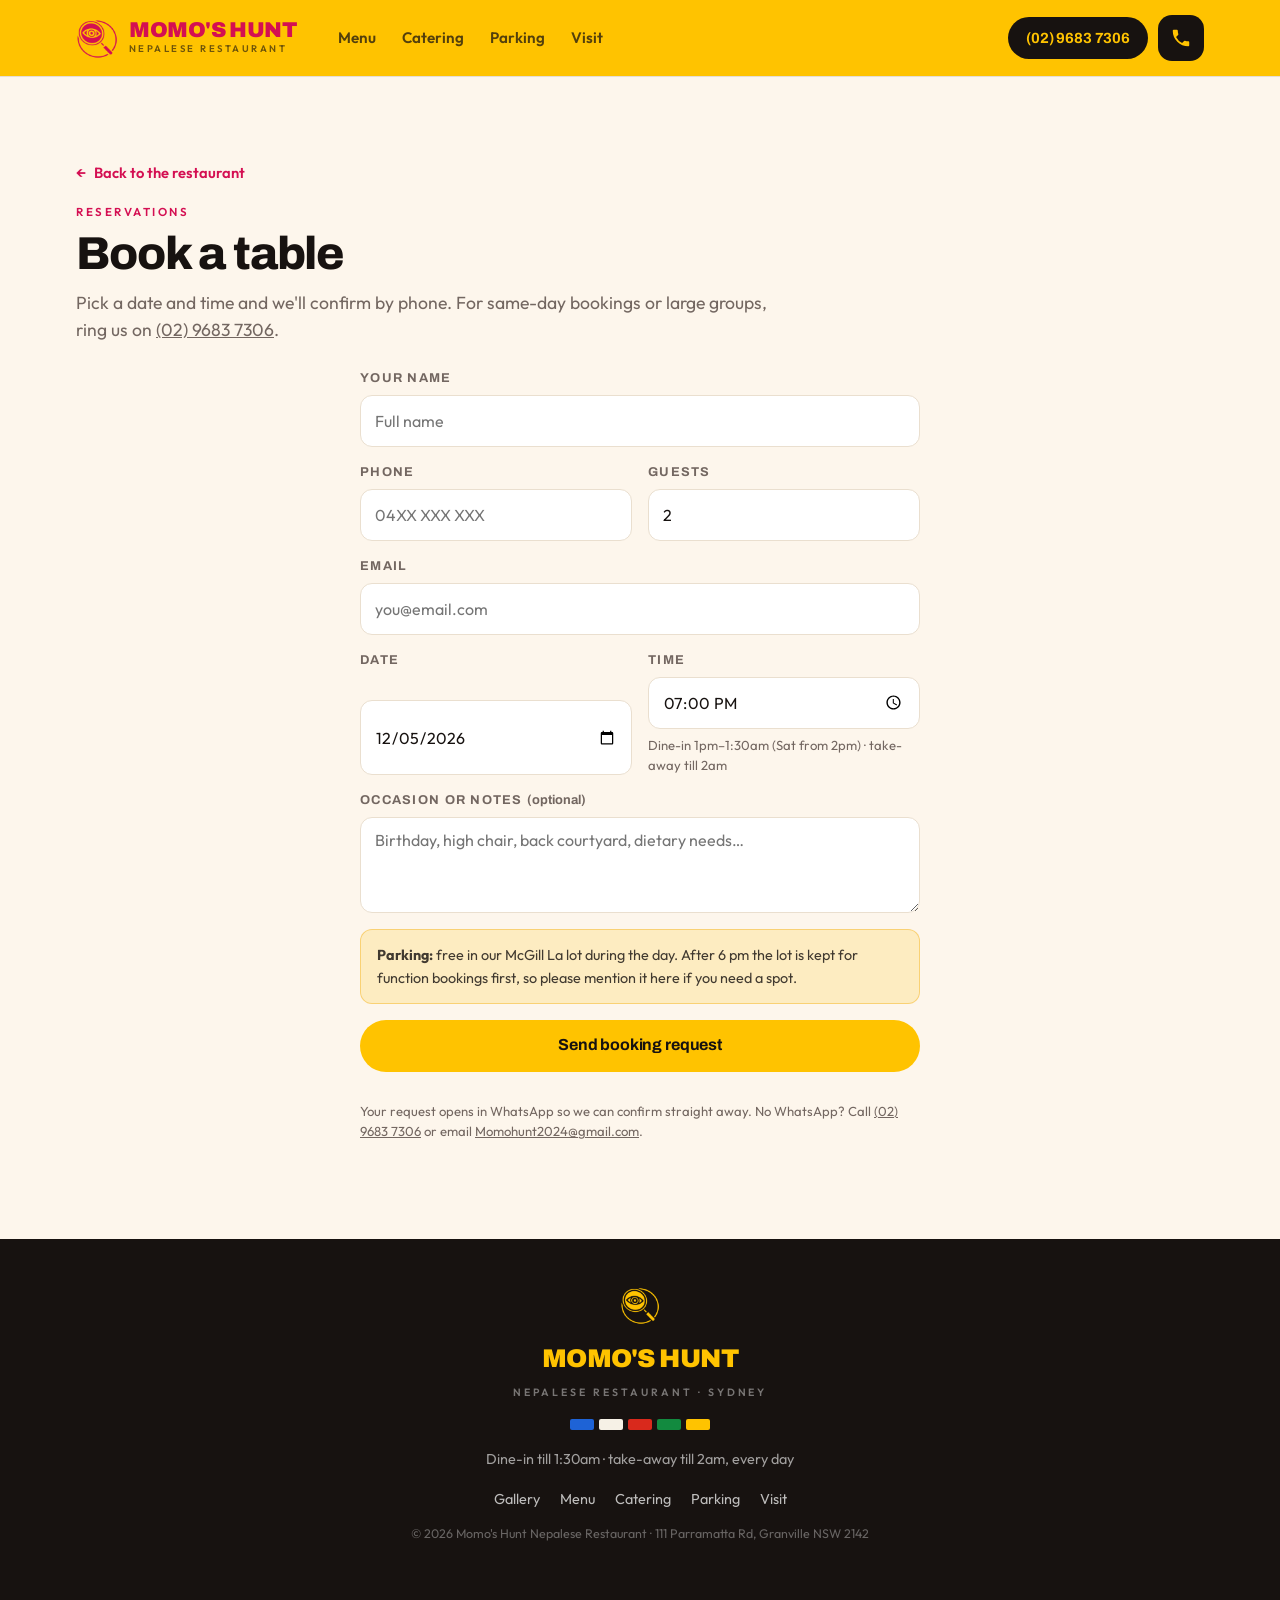
<file: book.html>
<!doctype html>
<html lang="en">
<head>
<meta charset="utf-8">
<meta name="viewport" content="width=device-width, initial-scale=1, viewport-fit=cover">
<title>Book a table | Momo's Hunt Granville</title>
<meta name="description" content="Reserve a table at Momo's Hunt, 111 Parramatta Rd Granville. Pick a date and time, and we'll confirm your booking.">
<meta name="theme-color" content="#FFC300">
<link rel="icon" href="assets/img/logo-mark.png">
<meta name="robots" content="index,follow">

<link rel="preconnect" href="https://fonts.googleapis.com">
<link rel="preconnect" href="https://fonts.gstatic.com" crossorigin>
<link href="https://fonts.googleapis.com/css2?family=Archivo:wght@500;600;700;800;900&family=Outfit:wght@300;400;500;600;700&family=Noto+Sans+Devanagari:wght@500;600;700&display=swap" rel="stylesheet">
<link rel="stylesheet" href="assets/css/styles.css">
</head>
<body>

<!-- ================= HEADER ================= -->
<header class="topbar" id="top">
  <div class="topbar__inner">
    <a class="brand" href="index.html">
      <span class="brand__mark" aria-hidden="true"></span>
      <span class="brand__text">
        <span class="brand__name">MOMO'S HUNT</span>
        <span class="brand__sub">Nepalese Restaurant</span>
      </span>
    </a>

    <nav class="nav" aria-label="Primary">
      <a href="index.html#menu">Menu</a>
      <a href="index.html#catering">Catering</a>
      <a href="index.html#parking">Parking</a>
      <a href="index.html#visit">Visit</a>
    </nav>

    <div class="topbar__actions">
      <a class="btn btn--ink btn--sm hide-below-lg" href="tel:+61296837306">(02) 9683 7306</a>
      <a class="iconbtn" href="tel:+61296837306" aria-label="Call Momo's Hunt">
        <svg viewBox="0 0 24 24" aria-hidden="true"><path d="M6.6 10.8a15.1 15.1 0 0 0 6.6 6.6l2.2-2.2a1 1 0 0 1 1-.24 11.4 11.4 0 0 0 3.6.58 1 1 0 0 1 1 1V20a1 1 0 0 1-1 1A17 17 0 0 1 3 4a1 1 0 0 1 1-1h3.5a1 1 0 0 1 1 1c0 1.25.2 2.46.57 3.6a1 1 0 0 1-.25 1z"/></svg>
      </a>
    </div>
  </div>
</header>

<main>

<section class="section section--cream">
  <div class="wrap">
    <a class="book__back" href="index.html"><span aria-hidden="true">&larr;</span> Back to the restaurant</a>

    <p class="kicker kicker--pink">Reservations</p>
    <h1 class="sechead__title">Book a table</h1>
    <p class="lede">Pick a date and time and we'll confirm by phone. For same-day bookings or large groups, ring us on <a href="tel:+61296837306">(02) 9683 7306</a>.</p>

    <div class="book">
      <form class="form" id="booking-form" novalidate>
        <div class="field">
          <label for="bk-name">Your name</label>
          <input type="text" id="bk-name" name="name" autocomplete="name" placeholder="Full name" required>
        </div>

        <div class="field field--row">
          <div class="field">
            <label for="bk-phone">Phone</label>
            <input type="tel" id="bk-phone" name="phone" autocomplete="tel" inputmode="tel" placeholder="04XX XXX XXX" required>
          </div>
          <div class="field">
            <label for="bk-guests">Guests</label>
            <input type="number" id="bk-guests" name="guests" min="1" max="60" step="1" value="2" required>
          </div>
        </div>

        <div class="field">
          <label for="bk-email">Email</label>
          <input type="email" id="bk-email" name="email" autocomplete="email" placeholder="you@email.com" required>
        </div>

        <div class="field field--row">
          <div class="field">
            <label for="bk-date">Date</label>
            <input type="date" id="bk-date" name="date" required>
          </div>
          <div class="field">
            <label for="bk-time">Time</label>
            <input type="time" id="bk-time" name="time" value="19:00" required>
            <span class="field__hint">Dine-in 1pm&ndash;1:30am (Sat from 2pm) · take-away till 2am</span>
          </div>
        </div>

        <div class="field">
          <label for="bk-notes">Occasion or notes <span style="text-transform:none;letter-spacing:0">(optional)</span></label>
          <textarea id="bk-notes" name="notes" placeholder="Birthday, high chair, back courtyard, dietary needs…"></textarea>
        </div>

        <p class="field__error" id="bk-error" hidden></p>

        <p class="book__note">
          <strong>Parking:</strong> free in our McGill La lot during the day. After 6&nbsp;pm the lot is kept
          for function bookings first, so please mention it here if you need a spot.
        </p>

        <button class="btn btn--yellow btn--block" type="submit" id="bk-send">Send booking request</button>

        <p class="field__hint">
          Your request opens in WhatsApp so we can confirm straight away. No WhatsApp?
          Call <a href="tel:+61296837306">(02) 9683 7306</a> or email
          <a href="mailto:Momohunt2024@gmail.com">Momohunt2024@gmail.com</a>.
        </p>
      </form>

      <div class="book__done" id="bk-done" hidden>
        <h3>Request sent 🎉</h3>
        <p id="bk-done-text">We'll confirm your table shortly. If WhatsApp didn't open, call us on (02) 9683 7306.</p>
      </div>
    </div>
  </div>
</section>

</main>

<!-- ================= FOOTER ================= -->
<footer class="footer">
  <span class="footer__mark" aria-hidden="true"></span>
  <p class="footer__name">MOMO'S HUNT</p>
  <p class="footer__sub">Nepalese Restaurant · Sydney</p>
  <div class="footer__flags" aria-hidden="true"><i></i><i></i><i></i><i></i><i></i></div>
  <p class="footer__line">Dine-in till 1:30am · take-away till 2am, every day</p>
  <nav class="footer__nav" aria-label="Footer">
    <a href="index.html#gallery">Gallery</a><a href="index.html#menu">Menu</a><a href="index.html#catering">Catering</a><a href="index.html#parking">Parking</a><a href="index.html#visit">Visit</a>
  </nav>
  <p class="footer__copy">© <span id="year">2026</span> Momo's Hunt Nepalese Restaurant · 111 Parramatta Rd, Granville NSW 2142</p>
</footer>

<script>
/* =========================================================
   Booking form — collects the details, then hands the
   request to WhatsApp so the kitchen can confirm.
   ========================================================= */
const WHATSAPP_NUMBER = "61405140747";
const LANDLINE = "(02) 9683 7306";

const form   = document.getElementById("booking-form");
const errEl  = document.getElementById("bk-error");
const doneEl = document.getElementById("bk-done");
const dateEl = document.getElementById("bk-date");

/* Today in Sydney, as YYYY-MM-DD — bookings can't be in the past. */
function sydneyToday() {
  const parts = new Intl.DateTimeFormat("en-CA", {
    timeZone: "Australia/Sydney",
    year: "numeric", month: "2-digit", day: "2-digit"
  }).formatToParts(new Date());
  const get = (t) => parts.find((p) => p.type === t).value;
  return `${get("year")}-${get("month")}-${get("day")}`;
}

const today = sydneyToday();
dateEl.min = today;
if (!dateEl.value) dateEl.value = today;

const prettyDate = (iso) => {
  const [y, m, d] = iso.split("-").map(Number);
  return new Date(y, m - 1, d).toLocaleDateString("en-AU", {
    weekday: "long", day: "numeric", month: "long", year: "numeric"
  });
};

const prettyTime = (hhmm) => {
  const [h, m] = hhmm.split(":").map(Number);
  const suffix = h >= 12 ? "pm" : "am";
  const hour12 = h % 12 === 0 ? 12 : h % 12;
  return m === 0 ? `${hour12}${suffix}` : `${hour12}:${String(m).padStart(2, "0")}${suffix}`;
};

function fail(message, field) {
  errEl.textContent = message;
  errEl.hidden = false;
  if (field) field.focus();
}

form.addEventListener("submit", (e) => {
  e.preventDefault();
  errEl.hidden = true;

  const nameEl   = document.getElementById("bk-name");
  const phoneEl  = document.getElementById("bk-phone");
  const emailEl  = document.getElementById("bk-email");
  const timeEl   = document.getElementById("bk-time");
  const guestsEl = document.getElementById("bk-guests");

  const data = Object.fromEntries(new FormData(form).entries());
  const name = data.name.trim();
  const phone = data.phone.trim();
  const email = data.email.trim();
  const guests = parseInt(data.guests, 10);

  if (!name) return fail("Please tell us your name.", nameEl);
  if (phone.replace(/\D/g, "").length < 8) return fail("Please enter a phone number we can reach you on.", phoneEl);
  if (!/^[^\s@]+@[^\s@]+\.[^\s@]+$/.test(email)) return fail("Please enter a valid email address.", emailEl);
  if (!data.date) return fail("Please choose a date.", dateEl);
  if (data.date < today) return fail("Please choose today or a later date.", dateEl);
  if (!data.time) return fail("Please choose a time.", timeEl);
  if (!guests || guests < 1) return fail("How many guests are coming?", guestsEl);

  const lines = [
    "Table booking request — Momo's Hunt",
    "",
    `Name: ${name}`,
    `Phone: ${phone}`,
    `Email: ${email}`,
    `Date: ${prettyDate(data.date)}`,
    `Time: ${prettyTime(data.time)}`,
    `Guests: ${guests}`
  ];
  if (data.notes.trim()) lines.push(`Notes: ${data.notes.trim()}`);

  const url = `https://wa.me/${WHATSAPP_NUMBER}?text=${encodeURIComponent(lines.join("\n"))}`;
  window.open(url, "_blank", "noopener");

  document.getElementById("bk-done-text").textContent =
    `Thanks ${name} — we'll confirm ${guests} ${guests === 1 ? "guest" : "guests"} on ` +
    `${prettyDate(data.date)} at ${prettyTime(data.time)}. If WhatsApp didn't open, call us on ${LANDLINE}.`;
  doneEl.hidden = false;
  doneEl.scrollIntoView({ behavior: "smooth", block: "center" });
});

document.getElementById("year").textContent = new Date().getFullYear();
</script>
</body>
</html>
</file>
<file: assets/css/styles.css>
/* =========================================================
   Momo's Hunt — Nepalese Restaurant, Granville
   Mobile-first, scales up to a wide desktop layout.
   ========================================================= */

:root{
  --yellow:#FFC300;
  --yellow-deep:#F2A900;
  --pink:#D40F52;
  --pink-soft:#E8306B;
  --ink:#171210;
  --ink-2:#241A15;
  --ink-3:#3A2C24;
  --cream:#FDF6EC;
  --paper:#FFFFFF;
  --muted:#736761;
  --line:#EADFCF;

  --shadow-sm:0 2px 10px rgba(23,18,16,.06);
  --shadow-md:0 12px 30px rgba(23,18,16,.10);
  --shadow-lg:0 24px 60px rgba(23,18,16,.20);

  --r-sm:12px;
  --r-md:18px;
  --r-lg:26px;
  --r-pill:999px;

  --wrap:1200px;
  --gut:20px;
  --header-h:64px;

  --font-head:"Archivo","Helvetica Neue",Arial,sans-serif;
  --font-body:"Outfit","Segoe UI",system-ui,-apple-system,sans-serif;
  --font-np:"Noto Sans Devanagari","Outfit",sans-serif;
}

*,*::before,*::after{box-sizing:border-box}

html{
  -webkit-text-size-adjust:100%;
  scroll-behavior:smooth;
  scroll-padding-top:calc(var(--header-h) + 12px);
}

body{
  margin:0;
  background:var(--cream);
  color:var(--ink);
  font-family:var(--font-body);
  font-size:16px;
  line-height:1.55;
  -webkit-font-smoothing:antialiased;
  overflow-x:hidden;
}

img{max-width:100%;display:block}
a{color:inherit}
button{font:inherit;color:inherit}

:focus-visible{
  outline:3px solid var(--pink);
  outline-offset:2px;
  border-radius:6px;
}

.skip-link{
  position:fixed;top:-100px;left:12px;z-index:200;
  background:var(--ink);color:#fff;padding:10px 16px;border-radius:var(--r-pill);
  text-decoration:none;font-weight:600;
}
.skip-link:focus{top:12px}

.wrap{
  width:100%;
  max-width:var(--wrap);
  margin-inline:auto;
  padding-inline:var(--gut);
}

/* ---------- Type ---------- */

.kicker{
  margin:0 0 10px;
  font-family:var(--font-body);
  font-size:.72rem;
  font-weight:600;
  letter-spacing:.22em;
  text-transform:uppercase;
}
.kicker--pink{color:var(--pink)}
.kicker--yellow{color:var(--yellow)}
.kicker--ink{color:var(--ink);opacity:.72}
.kicker--np{
  font-family:var(--font-np);
  font-size:.95rem;
  letter-spacing:.04em;
  text-transform:none;
  color:var(--yellow);
}
.kicker--np.kicker--ink{color:var(--ink);opacity:.7}

.sechead__title{
  margin:0;
  font-family:var(--font-head);
  font-weight:800;
  font-size:clamp(2rem,7vw,2.6rem);
  line-height:1.02;
  letter-spacing:-.025em;
}
.sechead__title--light{color:var(--paper)}

.lede{
  margin:.7rem 0 0;
  max-width:60ch;
  color:var(--muted);
  font-size:1.02rem;
}
.lede--light{color:rgba(255,255,255,.74)}
.lede--ink{color:rgba(23,18,16,.78)}

.price{
  margin:.35rem 0 0;
  color:var(--pink);
  font-weight:700;
  font-size:1.05rem;
  letter-spacing:-.01em;
}

.link-arrow{
  color:var(--pink);
  font-weight:600;
  text-decoration:none;
  white-space:nowrap;
}
.link-arrow:hover{text-decoration:underline}

/* ---------- Buttons ---------- */

.btn{
  --btn-bg:var(--yellow);
  --btn-fg:var(--ink);
  display:inline-flex;
  align-items:center;
  justify-content:center;
  gap:10px;
  min-height:52px;
  padding:0 24px;
  border:0;
  border-radius:var(--r-pill);
  background:var(--btn-bg);
  color:var(--btn-fg);
  font-family:var(--font-head);
  font-weight:700;
  font-size:1rem;
  letter-spacing:-.01em;
  text-decoration:none;
  cursor:pointer;
  transition:transform .16s ease, box-shadow .16s ease, background .16s ease, opacity .16s ease;
}
.btn:hover{transform:translateY(-2px);box-shadow:var(--shadow-md)}
.btn:active{transform:translateY(0)}
.btn--block{width:100%}
.btn--sm{min-height:42px;padding:0 18px;font-size:.92rem}

.btn--yellow{--btn-bg:var(--yellow);--btn-fg:var(--ink)}
.btn--yellow:hover{--btn-bg:#FFD23F}
.btn--ink{--btn-bg:var(--ink);--btn-fg:var(--yellow)}
.btn--ink:hover{--btn-bg:#2C201A}
.btn--doordash{--btn-bg:#EF3E42;--btn-fg:#fff}
.btn--doordash:hover{--btn-bg:#FF5257}
.btn--uber{--btn-bg:#06C167;--btn-fg:#06231A}
.btn--uber:hover{--btn-bg:#12D877}
.btn--ghost{
  --btn-bg:transparent;--btn-fg:#fff;
  border:1.5px solid rgba(255,255,255,.4);
  backdrop-filter:blur(6px);
}
.btn--ghost:hover{--btn-bg:rgba(255,255,255,.12)}

.btn__logo{display:inline-flex;width:20px;height:20px;flex:0 0 20px}
.btn__logo svg{width:100%;height:100%;fill:currentColor}

.iconbtn{
  display:inline-flex;
  align-items:center;justify-content:center;
  width:46px;height:46px;flex:0 0 46px;
  border-radius:14px;
  background:var(--ink);
  color:var(--yellow);
  text-decoration:none;
  transition:transform .16s ease,background .16s ease;
}
.iconbtn:hover{transform:translateY(-2px);background:#2C201A}
.iconbtn svg{width:22px;height:22px;fill:currentColor}
.iconbtn--dark{background:#2A201B;color:var(--yellow)}

/* ---------- Header ---------- */

.topbar{
  position:sticky;top:0;z-index:60;
  background:var(--yellow);
  box-shadow:0 1px 0 rgba(23,18,16,.10);
}
.topbar__inner{
  width:100%;max-width:var(--wrap);
  margin-inline:auto;
  padding:9px var(--gut);
  min-height:var(--header-h);
  display:flex;align-items:center;gap:16px;
}

.brand{display:flex;align-items:center;gap:11px;text-decoration:none;min-width:0}
.brand__mark{
  width:36px;height:36px;flex:0 0 36px;
  background:var(--pink);
  -webkit-mask:url("../img/logo-mark.png") center/contain no-repeat;
  mask:url("../img/logo-mark.png") center/contain no-repeat;
}
.brand__text{display:flex;flex-direction:column;min-width:0}
.brand__name{
  font-family:var(--font-head);
  font-weight:900;
  font-size:1.16rem;
  line-height:1;
  letter-spacing:-.02em;
  color:var(--pink);
  white-space:nowrap;
}
.brand__sub{
  font-size:.6rem;
  font-weight:600;
  letter-spacing:.26em;
  text-transform:uppercase;
  color:rgba(23,18,16,.62);
  white-space:nowrap;
}

.nav{display:none}
.topbar__actions{margin-left:auto;display:flex;align-items:center;gap:10px}
.hide-below-lg{display:none}

/* ---------- Hero ---------- */

.hero{position:relative;background:var(--ink);isolation:isolate}

.flagstrip{
  position:absolute;inset:0 0 auto;
  height:30px;z-index:3;pointer-events:none;
  background-image:url("data:image/svg+xml,%3Csvg xmlns='http://www.w3.org/2000/svg' viewBox='0 0 100 20'%3E%3Cpath d='M0 0h20v11l-10 9L0 11Z' fill='%231E63D6'/%3E%3Cpath d='M20 0h20v11l-10 9-10-9Z' fill='%23F6F1E6'/%3E%3Cpath d='M40 0h20v11l-10 9-10-9Z' fill='%23D9291C'/%3E%3Cpath d='M60 0h20v11l-10 9-10-9Z' fill='%23128A3F'/%3E%3Cpath d='M80 0h20v11l-10 9-10-9Z' fill='%23FFC300'/%3E%3C/svg%3E");
  background-repeat:repeat-x;
  background-size:180px 30px;
  filter:drop-shadow(0 3px 6px rgba(0,0,0,.4));
}

.hero__bg{position:absolute;inset:0;z-index:0}
.hero__bg img{width:100%;height:100%;object-fit:cover;object-position:52% 46%}

.hero__scrim{
  position:absolute;inset:0;z-index:1;
  background:
    linear-gradient(180deg,rgba(23,18,16,.60) 0%,rgba(23,18,16,.20) 26%,rgba(23,18,16,.72) 66%,var(--ink) 100%);
}

.hero__inner{
  position:relative;z-index:2;
  width:100%;max-width:var(--wrap);
  margin-inline:auto;
  /* bottom padding clears the fixed order bar */
  padding:clamp(72px,22vw,120px) var(--gut) calc(104px + env(safe-area-inset-bottom));
  min-height:min(88svh,780px);
  display:flex;align-items:flex-end;
}
.hero__copy{width:100%;color:#fff}

.status{
  display:inline-flex;align-items:center;gap:9px;
  margin:0 0 18px;
  padding:8px 15px 8px 12px;
  border-radius:var(--r-pill);
  background:rgba(20,16,14,.55);
  border:1px solid rgba(255,255,255,.16);
  backdrop-filter:blur(10px);
  font-size:.86rem;font-weight:500;
  color:#fff;
}
.status__dot{
  width:9px;height:9px;border-radius:50%;
  background:#9BA29E;
  box-shadow:0 0 0 0 rgba(58,214,124,.6);
}
.status.is-open .status__dot{background:#3AD67C;animation:pulse 2.4s infinite}
.status.is-closed .status__dot{background:#FF6B6B}
@keyframes pulse{
  0%{box-shadow:0 0 0 0 rgba(58,214,124,.55)}
  70%{box-shadow:0 0 0 9px rgba(58,214,124,0)}
  100%{box-shadow:0 0 0 0 rgba(58,214,124,0)}
}

.hero__title{
  margin:0 0 16px;
  font-family:var(--font-head);
  font-weight:800;
  font-size:clamp(2.7rem,12.5vw,4rem);
  line-height:.96;
  letter-spacing:-.035em;
  text-wrap:balance;
  text-shadow:0 3px 24px rgba(0,0,0,.35);
}
.hero__title em{color:var(--yellow);font-style:normal}

.hero__lede{
  margin:0 0 26px;
  max-width:46ch;
  color:rgba(255,255,255,.86);
  font-size:1.04rem;
}

.hero__cta{display:flex;flex-direction:column;gap:14px}
.hero__cta-row{display:grid;grid-template-columns:1fr 1fr;gap:12px}
.hero__cta-row .btn{padding:0 12px}

.delivery{
  padding:14px;
  border-radius:var(--r-md);
  background:rgba(255,255,255,.07);
  border:1px solid rgba(255,255,255,.14);
  backdrop-filter:blur(8px);
}
.delivery__label{
  margin:0 0 10px;
  font-size:.66rem;font-weight:600;
  letter-spacing:.22em;text-transform:uppercase;
  color:rgba(255,255,255,.6);
}
.delivery__row{display:grid;gap:10px}
.delivery__row .btn{width:100%;font-size:.95rem;padding:0 14px}
.btn[data-order].is-pending{opacity:.82}

.hero__meta{
  display:flex;flex-wrap:wrap;gap:8px 22px;
  margin:26px 0 0;padding:0;list-style:none;
  color:rgba(255,255,255,.6);
  font-size:.84rem;
}
.hero__meta li{position:relative}
.hero__meta li+li::before{
  content:"·";position:absolute;left:-13px;color:rgba(255,255,255,.35);
}

/* ---------- Sections ---------- */

.section{padding:56px 0}
.section--tight{padding-top:0}
.section--cream{background:var(--cream)}
.section--ink{background:var(--ink);color:#fff;padding-bottom:44px}
.section--yellow{background:var(--yellow)}

.sechead{
  display:flex;align-items:flex-end;justify-content:space-between;
  flex-wrap:wrap;gap:10px 16px;margin-bottom:22px;
}

/* line break that only applies once there is room for it */
.br-lg{display:none}

/* ---------- Famous eight ---------- */

.picks{
  display:grid;
  grid-template-columns:repeat(2,1fr);
  gap:14px;
  margin:0;padding:0;list-style:none;
}
.pick{
  background:var(--paper);
  border-radius:var(--r-md);
  overflow:hidden;
  box-shadow:var(--shadow-sm);
  display:flex;flex-direction:column;
  transition:transform .2s ease,box-shadow .2s ease;
}
.pick:hover{transform:translateY(-4px);box-shadow:var(--shadow-md)}
.pick__media{position:relative;aspect-ratio:4/3;background:var(--yellow)}
.pick__media img{width:100%;height:100%;object-fit:cover}
.pick__body{padding:14px 15px 17px;flex:1}
.pick__body h3{
  margin:0 0 4px;
  font-family:var(--font-head);
  font-weight:700;font-size:1.05rem;letter-spacing:-.02em;
}
.pick__body p{margin:0;color:var(--muted);font-size:.87rem;line-height:1.4}

.tag{
  position:absolute;top:10px;left:10px;z-index:2;
  padding:6px 12px;
  border-radius:var(--r-pill);
  background:var(--pink);color:#fff;
  font-size:.64rem;font-weight:700;
  letter-spacing:.13em;text-transform:uppercase;
}

/* ---------- Menu ---------- */

/* The bar is what sticks; its cream backdrop hides items scrolling beneath. */
.tabsbar{
  position:sticky;
  top:var(--header-h);
  z-index:20;
  margin-inline:calc(var(--gut) * -1);
  padding:14px var(--gut) 10px;
  background:var(--cream);
}

.tabs{
  display:flex;gap:8px;
  padding:6px;
  background:var(--ink);
  border-radius:var(--r-pill);
  overflow-x:auto;
  scrollbar-width:none;
  box-shadow:var(--shadow-md);
}
.tabs::-webkit-scrollbar{display:none}
.tab{
  flex:0 0 auto;
  padding:10px 17px;
  border:0;border-radius:var(--r-pill);
  background:transparent;color:rgba(255,255,255,.66);
  font-weight:600;font-size:.9rem;
  white-space:nowrap;cursor:pointer;
  transition:background .16s ease,color .16s ease;
}
.tab:hover{color:#fff}
.tab.is-active{background:var(--yellow);color:var(--ink)}

.menu{margin-top:14px}
.menu__cat{
  margin:26px 0 4px;
  font-family:var(--font-head);
  font-weight:700;font-size:.78rem;
  letter-spacing:.2em;text-transform:uppercase;
  color:var(--pink);
}
.menu__cat:first-child{margin-top:8px}

.mitem{
  display:flex;align-items:center;gap:14px;
  padding:16px 2px;
  border-bottom:1px solid var(--line);
}
.mitem__body{flex:1;min-width:0}
.mitem__body h4{
  margin:0 0 2px;
  display:flex;align-items:center;gap:8px;flex-wrap:wrap;
  font-family:var(--font-head);
  font-weight:700;font-size:1.02rem;letter-spacing:-.015em;
}
.mitem__body p{margin:0;color:var(--muted);font-size:.88rem}
.mitem .price{font-size:1rem}
.mitem.is-added{animation:flash .5s ease}
@keyframes flash{0%{background:rgba(255,195,0,.35)}100%{background:transparent}}

.chip{
  padding:3px 9px;
  border-radius:var(--r-pill);
  background:rgba(212,15,82,.10);
  color:var(--pink);
  font-family:var(--font-body);
  font-size:.62rem;font-weight:700;
  letter-spacing:.1em;text-transform:uppercase;
}

.add{
  flex:0 0 52px;
  width:52px;height:52px;
  border:0;border-radius:16px;
  background:var(--yellow);
  font-size:1.6rem;font-weight:400;line-height:1;
  color:var(--ink);
  cursor:pointer;
  transition:transform .14s ease,background .14s ease;
}
.add:hover{background:#FFD23F;transform:scale(1.06)}
.add:active{transform:scale(.94)}

.menu__note{
  margin:26px 0 0;
  color:var(--muted);
  font-size:.85rem;
}

/* ---------- Gallery: photo rail ---------- */

#gallery .wrap,
#food .wrap{margin-bottom:26px}
.gallery__inner{display:block}

.rail{position:relative}

/* Horizontal strip. Vertical padding leaves room for a hovered card to pop
   without the scroller clipping it. */
.rail__track{
  display:flex;gap:14px;
  margin:0;padding:30px var(--gut) 34px;
  list-style:none;
  overflow-x:auto;
  scroll-snap-type:x proximity;
  scroll-behavior:smooth;
  scrollbar-width:none;
  -webkit-overflow-scrolling:touch;
}
.rail__track::-webkit-scrollbar{display:none}

.shot{position:relative;flex:0 0 auto;scroll-snap-align:center}
.shot:hover,.shot:focus-within{z-index:3}

.shot__card{
  position:relative;display:block;
  width:min(74vw,268px);aspect-ratio:4/5;
  padding:0;border:0;
  border-radius:var(--r-md);
  overflow:hidden;
  background:rgba(255,255,255,.07);
  color:#fff;text-align:left;
  cursor:zoom-in;
  box-shadow:0 12px 28px rgba(0,0,0,.34);
  transition:transform .32s cubic-bezier(.2,.8,.25,1), box-shadow .32s ease;
}
.shot__photo{
  width:100%;height:100%;
  display:block;object-fit:cover;
  transition:transform .55s cubic-bezier(.2,.8,.25,1);
}

.shot__caption{
  position:absolute;inset:auto 0 0;
  padding:56px 16px 16px;
  font-family:var(--font-head);font-weight:700;
  font-size:.95rem;line-height:1.25;
  background:linear-gradient(to top,rgba(10,7,6,.9),rgba(10,7,6,.55) 46%,rgba(10,7,6,0));
  opacity:0;transform:translateY(10px);
  transition:opacity .3s ease, transform .3s cubic-bezier(.2,.8,.25,1);
}

.shot__caption strong{
  display:block;
  margin-bottom:2px;
  font-size:1.05rem;
  color:var(--yellow);
}
.shot__caption strong + *,
.shot__caption strong ~ br{font-weight:600}

.shot__zoom{
  position:absolute;top:12px;right:12px;
  display:grid;place-items:center;
  width:34px;height:34px;
  border-radius:50%;
  background:rgba(12,9,8,.62);
  backdrop-filter:blur(6px);
  opacity:0;transform:scale(.8);
  transition:opacity .25s ease, transform .25s cubic-bezier(.2,.8,.25,1);
}
.shot__zoom svg{
  width:15px;height:15px;
  fill:none;stroke:#fff;stroke-width:2.4;
  stroke-linecap:round;stroke-linejoin:round;
}

/* the pop */
.shot__card:hover,
.shot__card:focus-visible{
  transform:translateY(-12px) scale(1.06);
  box-shadow:0 30px 60px rgba(0,0,0,.52);
  outline:none;
}
.shot__card:focus-visible{box-shadow:0 0 0 3px var(--yellow), 0 30px 60px rgba(0,0,0,.52)}
.shot__card:hover .shot__photo,
.shot__card:focus-visible .shot__photo{transform:scale(1.09)}
.shot__card:hover .shot__caption,
.shot__card:focus-visible .shot__caption,
.shot__card:hover .shot__zoom,
.shot__card:focus-visible .shot__zoom{opacity:1;transform:none}
.shot__card:active{transform:translateY(-6px) scale(1.02)}

/* touch screens have no hover, so the caption just stays on */
@media (hover:none){
  .shot__caption{opacity:1;transform:none}
}

.rail__nav{
  position:absolute;top:50%;z-index:4;
  display:none;place-items:center;
  width:46px;height:46px;
  transform:translateY(-50%);
  border:0;border-radius:50%;
  background:rgba(255,255,255,.92);
  color:var(--ink);
  cursor:pointer;
  box-shadow:var(--shadow-md);
  transition:transform .16s ease, background .16s ease, opacity .2s ease;
}
.rail__nav:hover{background:var(--yellow);transform:translateY(-50%) scale(1.08)}
.rail__nav[disabled]{opacity:0;pointer-events:none}
.rail__nav--prev{left:calc(var(--gut) - 22px)}
.rail__nav--next{right:calc(var(--gut) - 22px)}
.rail__nav svg{
  width:22px;height:22px;
  fill:none;stroke:currentColor;stroke-width:2.4;
  stroke-linecap:round;stroke-linejoin:round;
}

.rail__hint{
  margin:6px 0 0;
  text-align:center;
  font-size:.8rem;
  color:rgba(255,255,255,.4);
}

/* ---------- Catering ---------- */

.catering{display:grid;gap:28px}
.catering .btn{margin-top:20px}

.trays{
  display:grid;gap:10px;
  margin:0;padding:0;list-style:none;
}
.trays li{
  display:flex;flex-direction:column;gap:2px;
  padding:15px 18px;
  border-radius:var(--r-sm);
  background:rgba(23,18,16,.07);
  border:1px solid rgba(23,18,16,.09);
}
.trays strong{font-family:var(--font-head);font-weight:700;font-size:1rem}
.trays span{font-size:.85rem;color:rgba(23,18,16,.66)}

/* ---------- Social ---------- */

.social{display:grid;gap:24px}

.social__links{display:grid;gap:12px}

.social__link{
  display:flex;align-items:center;gap:14px;
  padding:14px 18px;
  border-radius:var(--r-md);
  background:var(--ink);
  color:#fff;
  text-decoration:none;
  box-shadow:var(--shadow-sm);
  transition:transform .18s ease, box-shadow .18s ease, background .18s ease;
}
.social__link:hover,
.social__link:focus-visible{
  transform:translateY(-3px);
  background:var(--ink-2);
  box-shadow:var(--shadow-md);
  outline:none;
}
.social__link:focus-visible{box-shadow:0 0 0 3px var(--ink), 0 0 0 6px rgba(255,255,255,.6)}

.social__icon{
  display:grid;place-items:center;
  width:46px;height:46px;flex:0 0 46px;
  border-radius:14px;
  color:#fff;
}
.social__icon svg{width:24px;height:24px}
/* the platforms' own colours, so the icons read at a glance */
.social__link--ig .social__icon{
  background:linear-gradient(135deg,#FEDA75 0%,#FA7E1E 28%,#D62976 60%,#962FBF 82%,#4F5BD5 100%);
}
.social__link--tt .social__icon{background:#000;color:#25F4EE}
.social__link--tt .social__icon svg{fill:currentColor}

.social__text{display:flex;flex-direction:column;line-height:1.25;min-width:0}
.social__text strong{font-family:var(--font-head);font-weight:700;font-size:1.04rem}
.social__text span{font-size:.86rem;color:rgba(255,255,255,.6)}

.social__go{
  margin-left:auto;
  font-size:1.1rem;
  color:var(--yellow);
  transition:transform .18s ease;
}
.social__link:hover .social__go{transform:translateX(4px)}

/* ---------- Parking ---------- */

.parking{
  position:relative;
  display:grid;gap:18px;
  padding:26px 22px 24px;
  border-radius:var(--r-lg);
  background:linear-gradient(135deg,var(--yellow) 0%,var(--yellow-deep) 100%);
  color:var(--ink);
  box-shadow:var(--shadow-md);
  overflow:hidden;
}
/* soft yellow glow so the panel reads as a highlight, not a flat block */
.parking::after{
  content:"";
  position:absolute;right:-70px;top:-70px;
  width:230px;height:230px;border-radius:50%;
  background:rgba(255,255,255,.28);
  pointer-events:none;
}

.parking__badge{
  position:relative;z-index:1;
  display:grid;place-items:center;
  width:52px;height:52px;
  border-radius:50%;
  background:var(--ink);color:var(--yellow);
  font-family:var(--font-head);font-weight:800;font-size:1.5rem;
  box-shadow:var(--shadow-sm);
}

.parking__body{position:relative;z-index:1}

.parking__title{
  margin:0 0 16px;
  font-family:var(--font-head);
  font-weight:800;
  font-size:clamp(1.7rem,6vw,2.3rem);
  line-height:1.04;letter-spacing:-.025em;
}

.parking__rules{
  display:grid;gap:12px;
  margin:0 0 20px;padding:0;list-style:none;
}
.parking__rules li{
  display:flex;flex-direction:column;gap:3px;
  padding:14px 16px;
  border-radius:var(--r-sm);
  background:rgba(255,255,255,.55);
  border:1px solid rgba(23,18,16,.10);
}
.parking__rules strong{
  font-family:var(--font-head);
  font-weight:700;font-size:.78rem;
  letter-spacing:.16em;text-transform:uppercase;
  color:var(--pink);
}
.parking__rules span{font-size:.95rem;color:rgba(23,18,16,.82)}

.parking__cta{display:flex;flex-wrap:wrap;gap:10px}
.btn--ghost-ink{
  --btn-bg:transparent;--btn-fg:var(--ink);
  border:1.5px solid rgba(23,18,16,.35);
}
.btn--ghost-ink:hover{--btn-bg:rgba(23,18,16,.08)}

/* ---------- Booking form ---------- */

.book{max-width:560px;margin:26px auto 0}
.form{display:grid;gap:16px}
.field{display:grid;gap:6px}
.field--row{grid-template-columns:1fr 1fr;gap:14px}
.field label,.field legend{
  font-family:var(--font-head);
  font-weight:700;font-size:.8rem;
  letter-spacing:.1em;text-transform:uppercase;
  color:var(--muted);
}
.field input,.field select,.field textarea{
  width:100%;
  min-height:52px;
  padding:12px 14px;
  border:1.5px solid var(--line);
  border-radius:var(--r-sm);
  background:var(--paper);
  color:var(--ink);
  font-family:var(--font-body);font-size:1rem;
}
.field textarea{min-height:96px;resize:vertical}
.field input:focus,.field select:focus,.field textarea:focus{
  outline:none;
  border-color:var(--yellow-deep);
  box-shadow:0 0 0 3px rgba(255,195,0,.32);
}
.field__hint{font-size:.82rem;color:var(--muted)}
.field__error{font-size:.82rem;color:var(--pink);font-weight:600}
.field input:invalid:not(:placeholder-shown){border-color:var(--pink)}

.book__note{
  margin:0;padding:14px 16px;
  border-radius:var(--r-sm);
  background:rgba(255,195,0,.18);
  border:1px solid rgba(242,169,0,.4);
  font-size:.9rem;color:rgba(23,18,16,.82);
}
.book__done{
  margin-top:18px;padding:18px;
  border-radius:var(--r-md);
  background:var(--paper);
  box-shadow:var(--shadow-sm);
}
.book__done h3{margin:0 0 6px;font-family:var(--font-head);font-size:1.1rem}
.book__done p{margin:0;color:var(--muted);font-size:.92rem}

.book__back{
  display:inline-flex;align-items:center;gap:8px;
  margin-bottom:18px;
  color:var(--pink);font-weight:600;font-size:.92rem;
  text-decoration:none;
}
.book__back:hover{text-decoration:underline}

/* ---------- Visit ---------- */

.visit{display:grid;gap:14px;margin-top:22px}

.card{
  background:var(--paper);
  border-radius:var(--r-md);
  box-shadow:var(--shadow-sm);
  overflow:hidden;
}

.hours__row{
  display:flex;justify-content:space-between;gap:14px;
  padding:15px 18px;
  border-bottom:1px solid var(--line);
  font-size:.96rem;
}
.hours__row span:first-child{font-weight:600}
.hours__row span:last-child{color:var(--muted);font-variant-numeric:tabular-nums}
.hours__row.is-today{background:rgba(255,195,0,.14)}
.hours__row.is-today span:last-child{color:var(--ink)}

.hours__addr{
  display:flex;align-items:center;justify-content:space-between;gap:16px;
  padding:17px 18px;
  background:rgba(255,195,0,.14);
  text-decoration:none;
}
.hours__addr strong{display:block;font-size:1rem}
.hours__addr span span{color:var(--muted);font-size:.88rem}

.contacts{display:grid;gap:10px;margin:0;padding:0;list-style:none}
.contacts li{
  display:flex;align-items:center;justify-content:space-between;gap:14px;
  padding:16px 18px;
}
.contacts li span{font-weight:600}
.contacts li a{
  color:var(--pink);font-weight:600;text-decoration:none;
  word-break:break-word;text-align:right;
}
.contacts li a:hover{text-decoration:underline}

/* ---------- Footer ---------- */

.footer{
  background:var(--ink);
  color:rgba(255,255,255,.6);
  text-align:center;
  padding:46px var(--gut) 132px;
}
.footer__mark{
  display:block;width:40px;height:40px;margin:0 auto 14px;
  background:var(--yellow);
  -webkit-mask:url("../img/logo-mark.png") center/contain no-repeat;
  mask:url("../img/logo-mark.png") center/contain no-repeat;
}
.footer__name{
  margin:0;
  font-family:var(--font-head);
  font-weight:900;font-size:1.6rem;letter-spacing:-.02em;
  color:var(--yellow);
}
.footer__sub{
  margin:6px 0 0;
  font-size:.66rem;font-weight:600;
  letter-spacing:.28em;text-transform:uppercase;
  color:rgba(255,255,255,.42);
}
.footer__flags{display:flex;justify-content:center;gap:5px;margin:18px 0}
.footer__flags i{width:24px;height:11px;border-radius:2px}
.footer__flags i:nth-child(1){background:#1E63D6}
.footer__flags i:nth-child(2){background:#F6F1E6}
.footer__flags i:nth-child(3){background:#D9291C}
.footer__flags i:nth-child(4){background:#128A3F}
.footer__flags i:nth-child(5){background:#FFC300}
.footer__line{margin:0;font-size:.9rem}
.footer__nav{display:flex;justify-content:center;flex-wrap:wrap;gap:6px 20px;margin:18px 0 14px}
.footer__nav a{color:rgba(255,255,255,.72);text-decoration:none;font-size:.9rem}
.footer__nav a:hover{color:var(--yellow)}
.footer__copy{margin:0;font-size:.78rem;color:rgba(255,255,255,.35)}

/* ---------- Sticky order bar + cart ---------- */

.stickybar,.orderbar{
  position:fixed;left:0;right:0;bottom:0;z-index:70;
  padding:12px var(--gut) calc(12px + env(safe-area-inset-bottom));
  background:linear-gradient(180deg,rgba(23,18,16,0),rgba(23,18,16,.92) 34%,var(--ink) 100%);
}
.stickybar{display:flex;align-items:center;gap:10px}
.stickybar.is-hidden,.orderbar.is-hidden{display:none}

.orderbar{background:var(--ink);box-shadow:0 -10px 34px rgba(0,0,0,.35)}
.orderbar__inner{
  width:100%;max-width:var(--wrap);margin-inline:auto;
  display:flex;align-items:center;gap:12px;
}
.orderbar__summary{
  flex:1;min-width:0;
  display:flex;align-items:center;gap:11px;
  padding:10px 6px;
  border:0;background:transparent;
  color:#fff;cursor:pointer;text-align:left;
}
.orderbar__count{
  flex:0 0 30px;
  display:grid;place-items:center;
  width:30px;height:30px;border-radius:50%;
  background:var(--yellow);color:var(--ink);
  font-weight:700;font-size:.88rem;
}
.orderbar__label{
  flex:1;min-width:0;
  font-size:.86rem;color:rgba(255,255,255,.66);
  overflow:hidden;text-overflow:ellipsis;white-space:nowrap;
}
.orderbar__total{font-family:var(--font-head);font-weight:700;font-size:1.05rem}

.orderbar__panel{
  width:100%;max-width:var(--wrap);
  margin:0 auto 10px;
  max-height:44svh;overflow-y:auto;
  background:var(--ink-2);
  border-radius:var(--r-md);
  padding:8px 14px 14px;
}
.cart{margin:0;padding:0;list-style:none}
.cart li{
  display:flex;align-items:center;gap:12px;
  padding:11px 0;
  border-bottom:1px solid rgba(255,255,255,.08);
  color:#fff;font-size:.92rem;
}
.cart li span:first-child{flex:1;min-width:0}
.cart__qty{display:flex;align-items:center;gap:8px}
.cart__qty button{
  width:30px;height:30px;
  border:1px solid rgba(255,255,255,.22);
  border-radius:9px;
  background:transparent;color:#fff;
  font-size:1.05rem;line-height:1;cursor:pointer;
}
.cart__qty button:hover{background:rgba(255,255,255,.12)}
.cart__qty b{min-width:18px;text-align:center;font-variant-numeric:tabular-nums}
.cart__line-total{
  min-width:66px;text-align:right;
  color:var(--yellow);font-weight:600;
  font-variant-numeric:tabular-nums;
}
.cart__clear{
  margin-top:12px;
  border:0;background:transparent;
  color:rgba(255,255,255,.5);
  font-size:.85rem;text-decoration:underline;cursor:pointer;
}
.cart__clear:hover{color:#fff}

/* ---------- Toast ---------- */

.toast{
  position:fixed;left:50%;bottom:120px;z-index:120;
  transform:translate(-50%,14px);
  max-width:calc(100vw - 32px);
  padding:12px 20px;
  border-radius:var(--r-pill);
  background:var(--ink);color:#fff;
  font-size:.9rem;font-weight:500;
  box-shadow:var(--shadow-lg);
  opacity:0;pointer-events:none;
  transition:opacity .22s ease,transform .22s ease;
}
.toast.is-visible{opacity:1;transform:translate(-50%,0)}

/* ---------- Lightbox ---------- */

.lightbox{
  position:fixed;inset:0;z-index:140;
  display:grid;place-items:center;
  padding:24px;
  background:rgba(10,7,6,.94);
  backdrop-filter:blur(4px);
}
.lightbox[hidden]{display:none}
.lightbox img{
  max-width:100%;max-height:88svh;
  border-radius:var(--r-md);
  box-shadow:var(--shadow-lg);
}
.lightbox__close{
  position:absolute;top:16px;right:18px;
  width:46px;height:46px;
  border:0;border-radius:50%;
  background:rgba(255,255,255,.14);
  color:#fff;font-size:1.8rem;line-height:1;cursor:pointer;
}
.lightbox__close:hover{background:rgba(255,255,255,.26)}

/* =========================================================
   Responsive — tablet
   ========================================================= */

@media (min-width:640px){
  :root{--gut:28px}

  .hero__cta{max-width:520px}
  .delivery__row{grid-template-columns:1fr 1fr}

  .picks{grid-template-columns:repeat(3,1fr);gap:18px}
  .catering{grid-template-columns:1fr 1fr;align-items:center;gap:36px}
  .trays{grid-template-columns:1fr 1fr}
  .visit{grid-template-columns:1.15fr .85fr;align-items:start;gap:18px}
  .contacts{gap:12px}
  .toast{bottom:104px}
}

/* =========================================================
   Responsive — desktop
   ========================================================= */

@media (min-width:900px){
  :root{--header-h:76px;--gut:36px}

  .section{padding:84px 0}
  .section--tight{padding-top:0}

  /* header gains full navigation */
  .nav{
    display:flex;align-items:center;gap:26px;
    margin-left:26px;
  }
  .nav a{
    position:relative;
    text-decoration:none;
    font-weight:600;font-size:.95rem;
    color:rgba(23,18,16,.74);
    padding:6px 0;
    transition:color .16s ease;
  }
  .nav a:hover,.nav a.is-current{color:var(--ink)}
  .nav a::after{
    content:"";position:absolute;left:0;right:0;bottom:0;
    height:2.5px;border-radius:2px;
    background:var(--pink);
    transform:scaleX(0);transform-origin:left;
    transition:transform .2s ease;
  }
  .nav a:hover::after,.nav a.is-current::after{transform:scaleX(1)}
  .hide-below-lg{display:inline-flex}
  .br-lg{display:inline}
  .hero__inner{padding-bottom:74px}
  .brand__mark{width:42px;height:42px;flex-basis:42px}
  .brand__name{font-size:1.34rem}

  /* hero becomes a two-column stage */
  .flagstrip{height:38px;background-size:228px 38px}
  .hero__bg img{object-position:30% 50%}
  .hero__inner{
    padding:150px var(--gut) 74px;
    min-height:min(92svh,860px);
    align-items:center;
  }
  .hero__copy{max-width:660px}
  .hero__scrim{
    background:
      linear-gradient(90deg,rgba(15,11,9,.93) 0%,rgba(15,11,9,.78) 42%,rgba(15,11,9,.18) 72%,rgba(15,11,9,.42) 100%),
      linear-gradient(180deg,rgba(15,11,9,.55) 0%,transparent 30%,rgba(15,11,9,.55) 100%);
  }
  .hero__title{font-size:clamp(3.6rem,5.4vw,5rem);letter-spacing:-.04em}
  .hero__lede{font-size:1.14rem}
  .hero__cta{
    flex-direction:row;flex-wrap:wrap;align-items:center;
    max-width:none;gap:14px;
  }
  .hero__cta .btn--block{width:auto;padding:0 34px;min-height:58px;font-size:1.06rem}
  .delivery{
    order:3;flex:1 1 100%;
    display:flex;align-items:center;gap:18px;
    padding:14px 18px;
  }
  .delivery__label{margin:0;flex:0 0 auto}
  .delivery__row{grid-template-columns:auto auto;flex:0 0 auto}
  .hero__cta-row{display:flex;gap:12px}
  .hero__cta-row .btn{padding:0 26px;min-height:58px}
  .hero__meta{font-size:.9rem;gap:8px 26px;margin-top:34px}

  .sechead__title{font-size:clamp(2.6rem,3.6vw,3.3rem)}
  .lede{font-size:1.1rem}

  .picks{grid-template-columns:repeat(4,1fr);gap:22px}
  .pick__body{padding:18px 18px 22px}
  .pick__body h3{font-size:1.14rem}

  .tabsbar{padding-top:26px}
  .tabs{width:fit-content;max-width:100%}
  .menu{
    display:grid;
    grid-template-columns:1fr 1fr;
    column-gap:52px;
    margin-top:20px;
  }
  .menu__cat{grid-column:1/-1;margin-top:34px;font-size:.82rem}
  .menu__cat:first-child{margin-top:16px}
  .mitem{padding:18px 4px}
  .mitem__body h4{font-size:1.08rem}

  /* gallery: headline centred, the photo rail runs full width beneath it */
  .gallery__inner{display:block}
  .gallery__copy{
    max-width:var(--wrap);
    margin-inline:auto;
    text-align:center;
  }
  .gallery__copy .lede{margin-inline:auto}
  .shot__card{width:300px}
  .shot__caption{font-size:1rem;padding:60px 18px 18px}
  .rail__track{gap:18px;padding-block:34px 38px}
  .rail__nav{display:grid}

  .social{
    grid-template-columns:1.05fr .95fr;
    align-items:center;
    gap:56px;
  }
  .social__links{gap:14px}
  .social__link{padding:16px 20px}

  .parking{
    grid-template-columns:auto 1fr;
    align-items:start;
    gap:28px;
    padding:34px 34px 32px;
  }
  .parking__rules{grid-template-columns:1fr 1fr;gap:14px}
  .field--row{gap:16px}

  .catering{grid-template-columns:1.05fr .95fr;gap:56px}
  .trays li{padding:18px 20px}

  .visit{grid-template-columns:1.1fr .9fr;gap:22px;margin-top:30px}
  .hours__row{padding:18px 22px;font-size:1rem}
  .hours__addr{padding:20px 22px}
  .contacts li{padding:19px 22px}

  /* desktop: the order bar floats as a card, sticky bar retires */
  .stickybar{display:none}
  .orderbar{
    left:auto;right:28px;bottom:28px;
    width:min(430px,calc(100vw - 56px));
    padding:14px 18px calc(14px + env(safe-area-inset-bottom));
    border-radius:var(--r-lg);
    box-shadow:var(--shadow-lg);
  }
  .orderbar__panel{max-height:52vh;border-radius:var(--r-sm)}
  .footer{padding-bottom:56px}
  /* keep the toast clear of the floating order card */
  .toast{top:calc(var(--header-h) + 20px);bottom:auto;left:auto;right:28px;transform:translate(0,-14px)}
  .toast.is-visible{transform:translate(0,0)}
}

@media (min-width:1280px){
  .hero__inner{min-height:min(94svh,900px)}
  .menu{column-gap:72px}
}

/* ---------- Motion / reveal ---------- */

.reveal{opacity:0;transform:translateY(22px)}
.reveal.is-in{opacity:1;transform:none;transition:opacity .6s ease,transform .6s cubic-bezier(.22,1,.36,1)}

@media (prefers-reduced-motion:reduce){
  html{scroll-behavior:auto}
  .carousel__viewport{scroll-behavior:auto}
  *,*::before,*::after{
    animation-duration:.001ms !important;
    animation-iteration-count:1 !important;
    transition-duration:.001ms !important;
  }
  .reveal{opacity:1;transform:none}
  .rail__track{scroll-behavior:auto}
}

@media print{
  .topbar,.stickybar,.orderbar,.rail__nav,.toast,.hero__cta{display:none !important}
  body{background:#fff}
}
</file>
